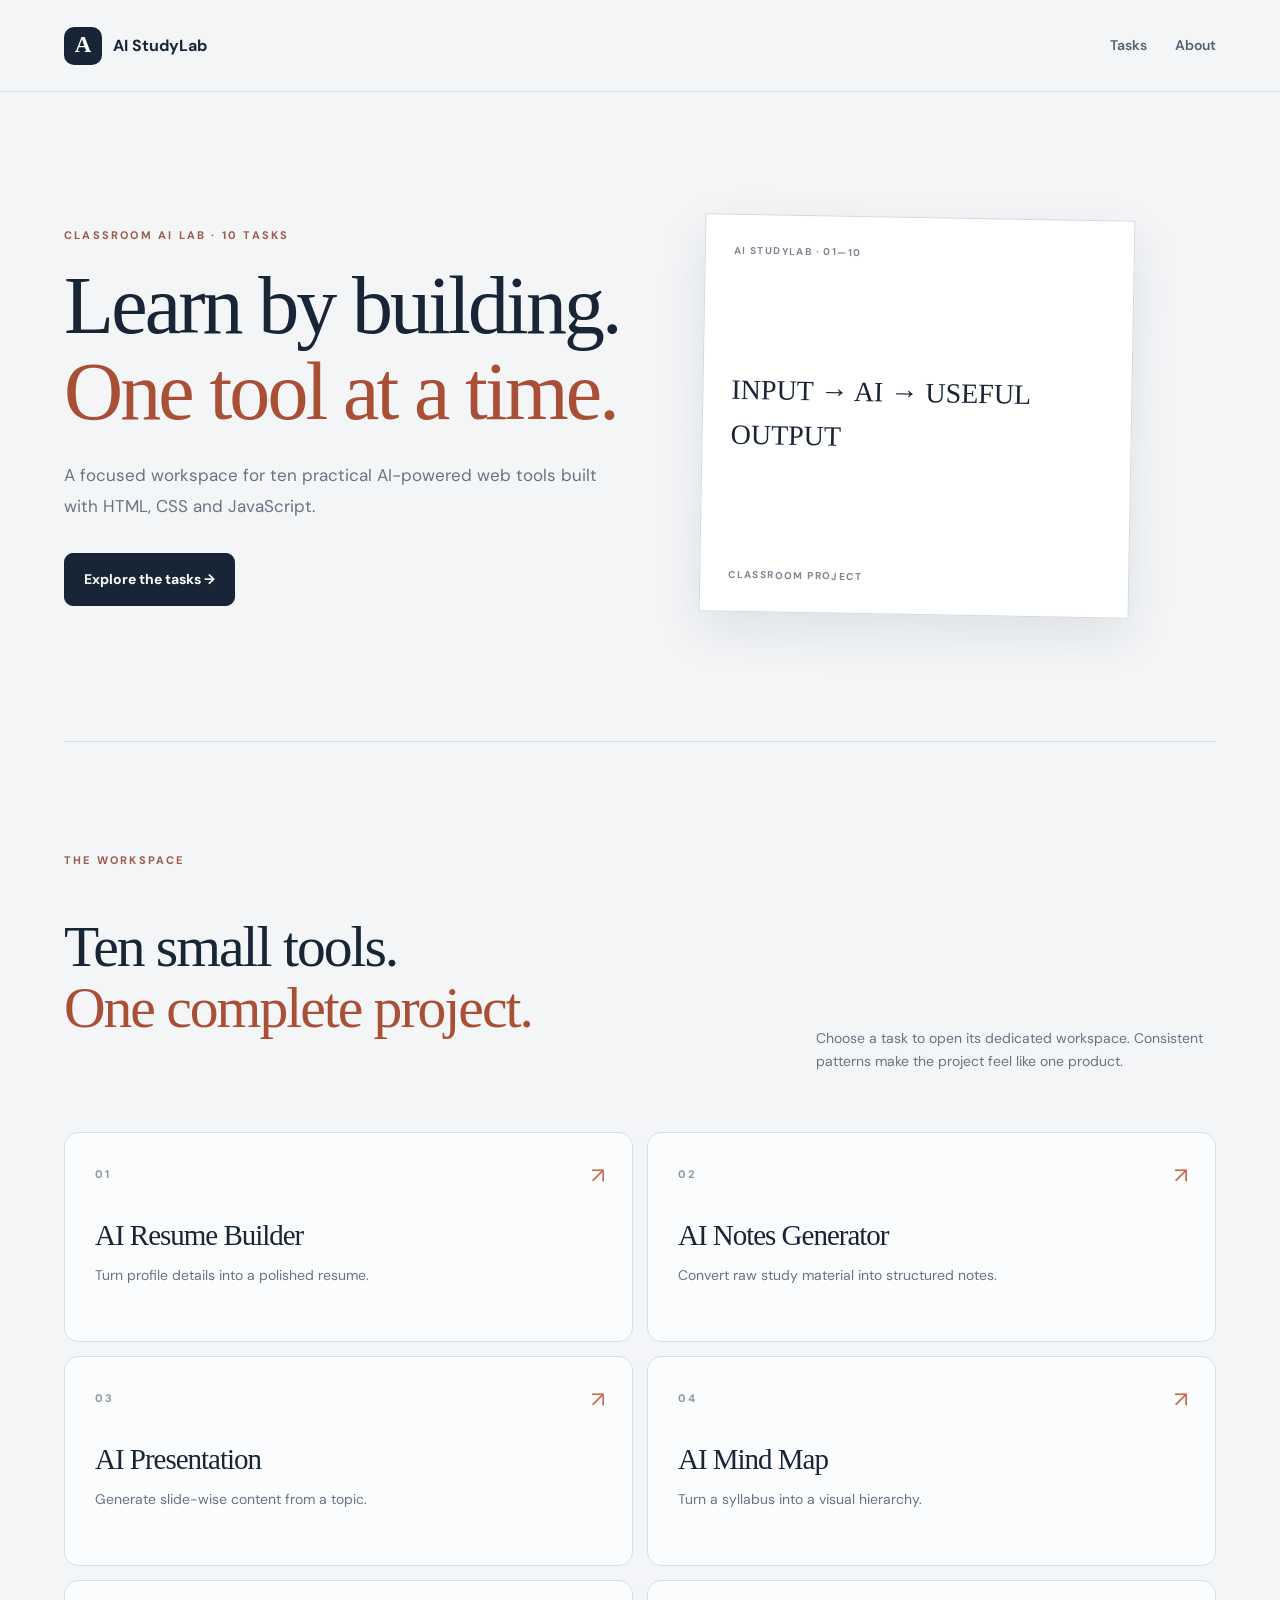
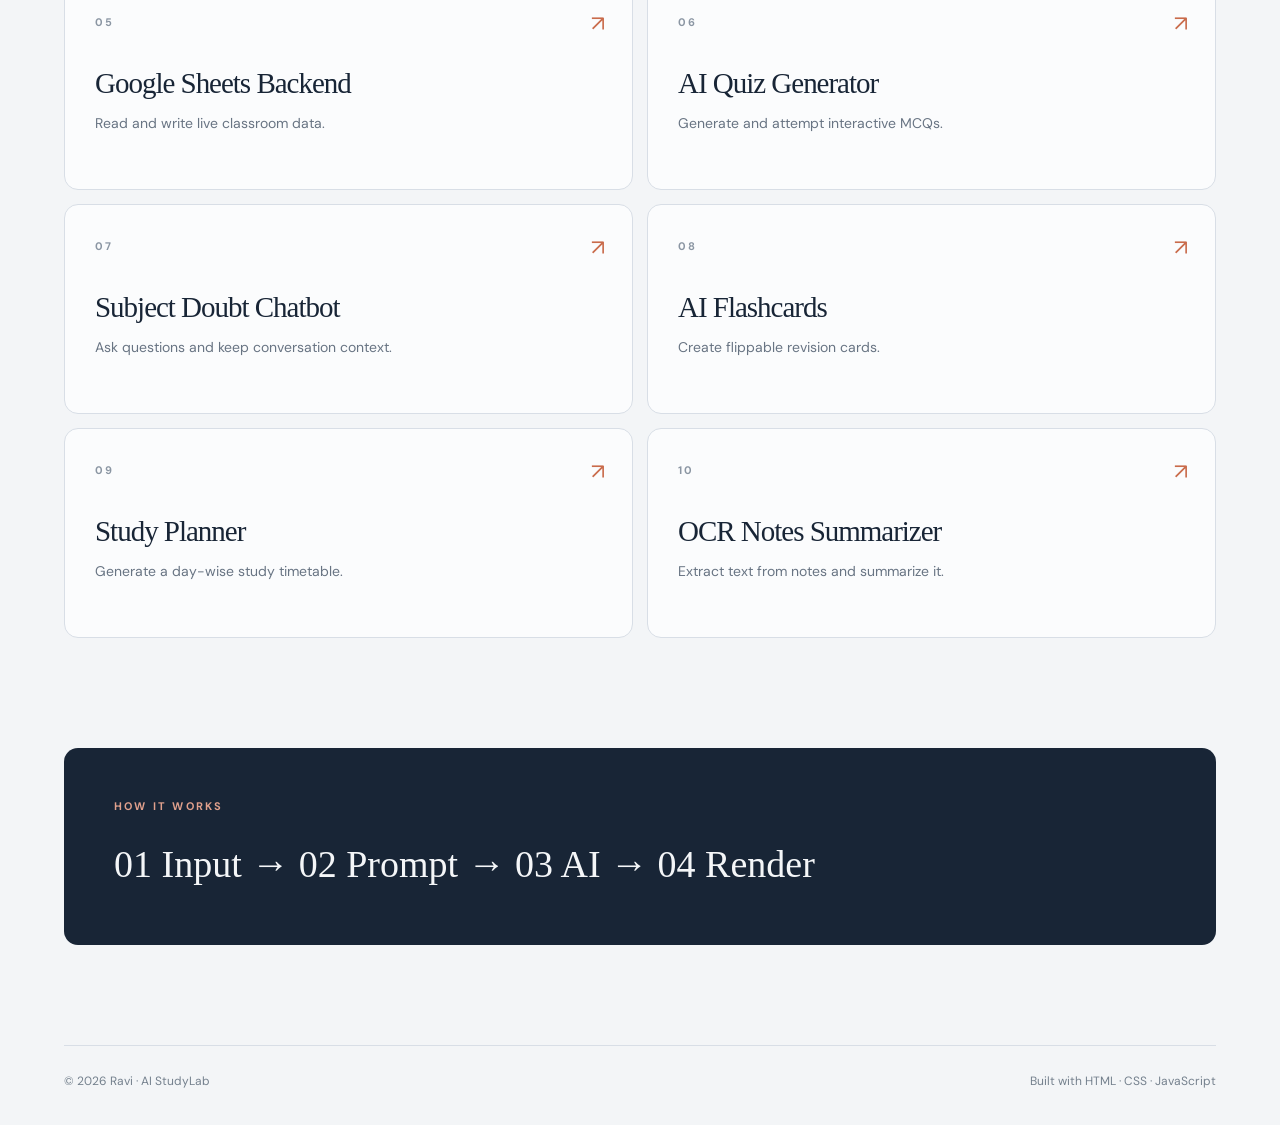
<file: index.html>
<!doctype html>
<html lang="en">

<head>
  <meta charset="UTF-8">
  <meta name="viewport"
    content="width=device-width,initial-scale=1">
  <meta name="author"
    content="Ravi">
  <title>AI StudyLab</title>
  <link rel="preconnect"
    href="https://fonts.googleapis.com">
  <link rel="preconnect"
    href="https://fonts.gstatic.com"
    crossorigin>
  <link
    href="https://fonts.googleapis.com/css2?family=DM+Sans:wght@400;500;600;700&display=swap"
    rel="stylesheet">
  <link rel="stylesheet"
    href="css/global.css">
  <link rel="stylesheet"
    href="css/home.css">
</head>

<body>
  <header class="site-header">
    <a class="brand"
      href="index.html"><span
        class="brand-mark">A</span>
      AI StudyLab</a>
    <nav><a
        href="#tasks">Tasks</a><a
        href="#about">About</a>
    </nav>
  </header>
  <main>
    <section
      class="hero wrap">
      <div>
        <p class="eyebrow">
          CLASSROOM AI LAB ·
          10 TASKS</p>
        <h1>Learn by
          building.<br><em>One
            tool at a
            time.</em></h1>
        <p class="lead">A
          focused workspace
          for ten practical
          AI-powered web tools
          built with HTML, CSS
          and JavaScript.</p>
        <a class="btn"
          href="#tasks">Explore
          the tasks →</a>
      </div>
      <div class="note-card">
        <small>AI STUDYLAB ·
          01—10</small><strong>INPUT
          → AI → USEFUL
          OUTPUT</strong><small>CLASSROOM
          PROJECT</small>
      </div>
    </section>
    <section id="tasks"
      class="wrap tasks">
      <div class="heading">
        <div>
          <p class="eyebrow">
            THE WORKSPACE</p>
          <h2>Ten small
            tools.<br><em>One
              complete
              project.</em>
          </h2>
        </div>
        <p class="muted">
          Choose a task to
          open its dedicated
          workspace.
          Consistent patterns
          make the project
          feel like one
          product.</p>
      </div>
      <div class="grid"><a
          class="card"
          href="pages/task-1.html"><b>01</b>
          <h3>AI Resume
            Builder</h3>
          <p>Turn profile
            details into a
            polished resume.
          </p><span>↗</span>
        </a><a class="card"
          href="pages/task-2.html"><b>02</b>
          <h3>AI Notes
            Generator</h3>
          <p>Convert raw study
            material into
            structured notes.
          </p><span>↗</span>
        </a><a class="card"
          href="pages/task-3.html"><b>03</b>
          <h3>AI Presentation
          </h3>
          <p>Generate
            slide-wise content
            from a topic.</p>
          <span>↗</span>
        </a><a class="card"
          href="pages/task-4.html"><b>04</b>
          <h3>AI Mind Map</h3>
          <p>Turn a syllabus
            into a visual
            hierarchy.</p>
          <span>↗</span>
        </a><a class="card"
          href="pages/task-5.html"><b>05</b>
          <h3>Google Sheets
            Backend</h3>
          <p>Read and write
            live classroom
            data.</p>
          <span>↗</span>
        </a><a class="card"
          href="pages/task-6.html"><b>06</b>
          <h3>AI Quiz
            Generator</h3>
          <p>Generate and
            attempt
            interactive MCQs.
          </p><span>↗</span>
        </a><a class="card"
          href="pages/task-7.html"><b>07</b>
          <h3>Subject Doubt
            Chatbot</h3>
          <p>Ask questions and
            keep conversation
            context.</p>
          <span>↗</span>
        </a><a class="card"
          href="pages/task-8.html"><b>08</b>
          <h3>AI Flashcards
          </h3>
          <p>Create flippable
            revision cards.
          </p><span>↗</span>
        </a><a class="card"
          href="pages/task-9.html"><b>09</b>
          <h3>Study Planner
          </h3>
          <p>Generate a
            day-wise study
            timetable.</p>
          <span>↗</span>
        </a><a class="card"
          href="pages/task-10.html"><b>10</b>
          <h3>OCR Notes
            Summarizer</h3>
          <p>Extract text from
            notes and
            summarize it.</p>
          <span>↗</span>
        </a></div>
    </section>
    <section id="about"
      class="wrap about">
      <p class="eyebrow">HOW
        IT WORKS</p>
      <div class="flow">01
        Input → 02 Prompt → 03
        AI → 04 Render</div>
    </section>
  </main>
  <footer class="wrap footer">
    <span>© 2026 Ravi · AI
      StudyLab</span><span>Built
      with HTML · CSS ·
      JavaScript</span>
  </footer>
</body>

</html>
</file>
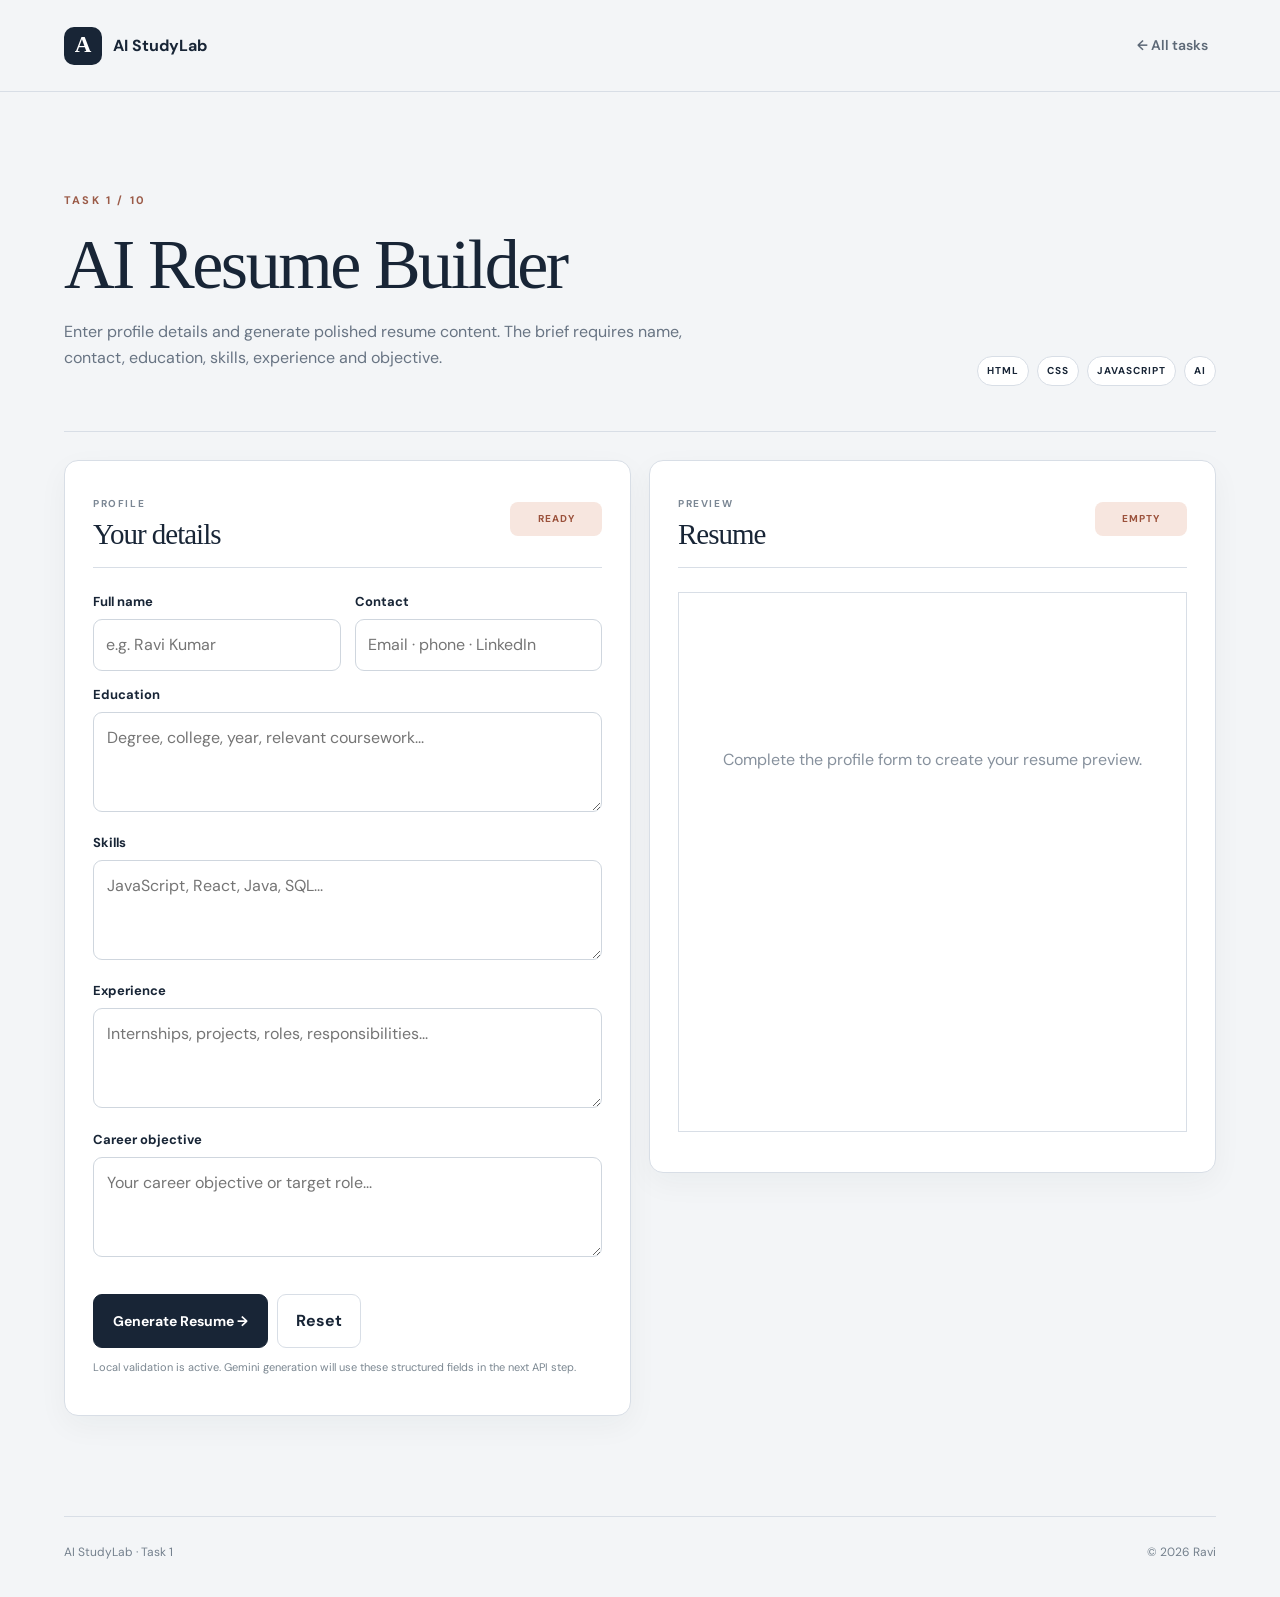
<file: pages/task-1.html>
<!doctype html>
<html lang="en">

<head>
  <meta charset="UTF-8">
  <meta name="viewport"
    content="width=device-width,initial-scale=1">
  <meta name="description"
    content="AI Resume Builder — generate a polished resume from structured profile details.">
  <title>Task 1 — AI Resume
    Builder</title>
  <link rel="preconnect"
    href="https://fonts.googleapis.com">
  <link rel="preconnect"
    href="https://fonts.gstatic.com"
    crossorigin>
  <link
    href="https://fonts.googleapis.com/css2?family=DM+Sans:wght@400;500;600;700&family=Playfair+Display:wght@500;600&display=swap"
    rel="stylesheet">
  <link rel="stylesheet"
    href="../css/global.css">
  <link rel="stylesheet"
    href="../css/task.css">
  <style>
    .status {
      display: inline-flex !important;
      align-items: center !important;
      justify-content: center !important;
      width: auto !important;
      min-width: 92px !important;
      height: 34px !important;
      min-height: 34px !important;
      padding: 0 12px !important;
      border-radius: 8px !important;
      white-space: nowrap !important
    }

    .resume-form {
      display: grid;
      grid-template-columns: 1fr 1fr;
      gap: 14px
    }

    .resume-form .full {
      grid-column: 1/-1
    }

    .resume-form label {
      margin-bottom: 6px
    }

    .resume-form input,
    .resume-form textarea {
      min-height: auto;
      width: 100%;
      border: 1px solid #cfd6de;
      border-radius: 9px;
      background: #fff;
      padding: 12px 13px;
      outline: none;
      color: var(--ink)
    }

    .resume-form textarea {
      min-height: 100px;
      resize: vertical
    }

    .resume-form input:focus,
    .resume-form textarea:focus {
      border-color: #c67a63;
      box-shadow: 0 0 0 3px rgba(201, 107, 75, .11)
    }

    .form-actions {
      display: flex;
      gap: 9px;
      margin-top: 16px
    }

    .resume-preview {
      height: auto;
      min-height: 540px;
      max-height: 620px;
      background: #fff;
      border: 1px solid #d8dee6;
      padding: 34px 36px;
      color: #243244;
      overflow: auto
    }

    .resume-preview .empty {
      text-align: center;
      color: #87919d;
      padding-top: 120px
    }

    .resume-preview h3 {
      font-family: Georgia, serif;
      font-size: 30px;
      margin: 0 0 3px;
      color: #182536
    }

    .resume-preview .contact {
      font-size: 12px;
      color: #687483;
      margin-bottom: 22px
    }

    .resume-preview h4 {
      font-size: 11px;
      letter-spacing: .12em;
      text-transform: uppercase;
      color: #a94f36;
      border-bottom: 1px solid #e0e4e8;
      padding-bottom: 5px;
      margin: 20px 0 8px
    }

    .resume-preview p,
    .resume-preview li {
      font-size: 13px;
      line-height: 1.65;
      margin: 0 0 5px
    }

    .resume-preview ul {
      margin: 5px 0;
      padding-left: 18px
    }

    .preview-actions {
      display: flex;
      gap: 8px;
      margin-top: 12px
    }

    .preview-actions button {
      display: none
    }

    .preview-actions button.show {
      display: inline-flex
    }

    @media(max-width:700px) {
      .resume-form {
        grid-template-columns: 1fr
      }

      .resume-form .full {
        grid-column: auto
      }
    }

    @media print {
      @page {
        size: A4;
        margin: 0
      }

      body {
        background: #fff !important
      }

      body * {
        visibility: hidden !important
      }

      .resume-preview,
      .resume-preview * {
        visibility: visible !important
      }

      .resume-preview {
        position: absolute !important;
        left: 0 !important;
        top: 0 !important;
        width: 100% !important;
        min-height: 0 !important;
        height: auto !important;
        margin: 0 !important;
        border: 0 !important;
        box-shadow: none !important;
        padding: 18mm 18mm 16mm !important;
        overflow: visible !important
      }

      .resume-preview h3 {
        font-size: 28px !important
      }

      .resume-preview h4 {
        break-after: avoid !important
      }

      .resume-preview p,
      .resume-preview li {
        font-size: 12px !important
      }

      .resume-preview {
        page-break-inside: auto !important
      }

      .resume-preview .contact {
        font-size: 11px !important
      }
    }
  </style>
</head>

<body>
  <header class="site-header">
    <a class="brand"
      href="../index.html"><span
        class="brand-mark">A</span>
      AI StudyLab</a><a
      class="back"
      href="../index.html">←
      All tasks</a>
  </header>
  <main
    class="task-shell wrap">
    <section
      class="task-hero">
      <div>
        <p class="eyebrow">
          TASK 1 / 10</p>
        <h1>AI Resume Builder
        </h1>
        <p>Enter profile
          details and generate
          polished resume
          content. The brief
          requires name,
          contact, education,
          skills, experience
          and objective.</p>
      </div>
      <div class="meta">
        <span>HTML</span><span>CSS</span><span>JAVASCRIPT</span><span>AI</span>
      </div>
    </section>
    <section
      class="workspace">
      <div class="panel">
        <div
          class="panel-head">
          <div><span
              class="label">PROFILE</span>
            <h2>Your details
            </h2>
          </div><span
            class="status"
            id="status">READY</span>
        </div>
        <form id="resumeForm"
          class="resume-form">
          <div><label
              for="name">Full
              name</label><input
              id="name"
              required
              placeholder="e.g. Ravi Kumar">
          </div>
          <div><label
              for="contact">Contact</label><input
              id="contact"
              required
              placeholder="Email · phone · LinkedIn">
          </div>
          <div class="full">
            <label
              for="education">Education</label><textarea
              id="education"
              required
              placeholder="Degree, college, year, relevant coursework..."></textarea>
          </div>
          <div class="full">
            <label
              for="skills">Skills</label><textarea
              id="skills"
              required
              placeholder="JavaScript, React, Java, SQL..."></textarea>
          </div>
          <div class="full">
            <label
              for="experience">Experience</label><textarea
              id="experience"
              placeholder="Internships, projects, roles, responsibilities..."></textarea>
          </div>
          <div class="full">
            <label
              for="objective">Career
              objective</label><textarea
              id="objective"
              placeholder="Your career objective or target role..."></textarea>
          </div>
          <div
            class="full form-actions">
            <button
              class="btn"
              type="submit">Generate
              Resume
              →</button><button
              class="quiet"
              type="button"
              id="reset">Reset</button>
          </div>
        </form>
        <p class="helper">
          Local validation is
          active. Gemini
          generation will use
          these structured
          fields in the next
          API step.</p>
      </div>
      <div class="panel">
        <div
          class="panel-head">
          <div><span
              class="label">PREVIEW</span>
            <h2>Resume</h2>
          </div><span
            class="status"
            id="previewStatus">EMPTY</span>
        </div>
        <div id="preview"
          class="resume-preview">
          <div class="empty">
            Complete the
            profile form to
            create your resume
            preview.</div>
        </div>
        <div
          class="preview-actions">
          <button
            class="quiet"
            id="printBtn">Print
            / Save
            PDF</button>
        </div>
      </div>
    </section>
  </main>
  <footer class="wrap footer">
    <span>AI StudyLab · Task
      1</span><span>© 2026
      Ravi</span>
  </footer>
  <script
    src="../js/gemini.js"></script>
  <script
    src="../js/resume.js"></script>
</body>

</html>
</file>
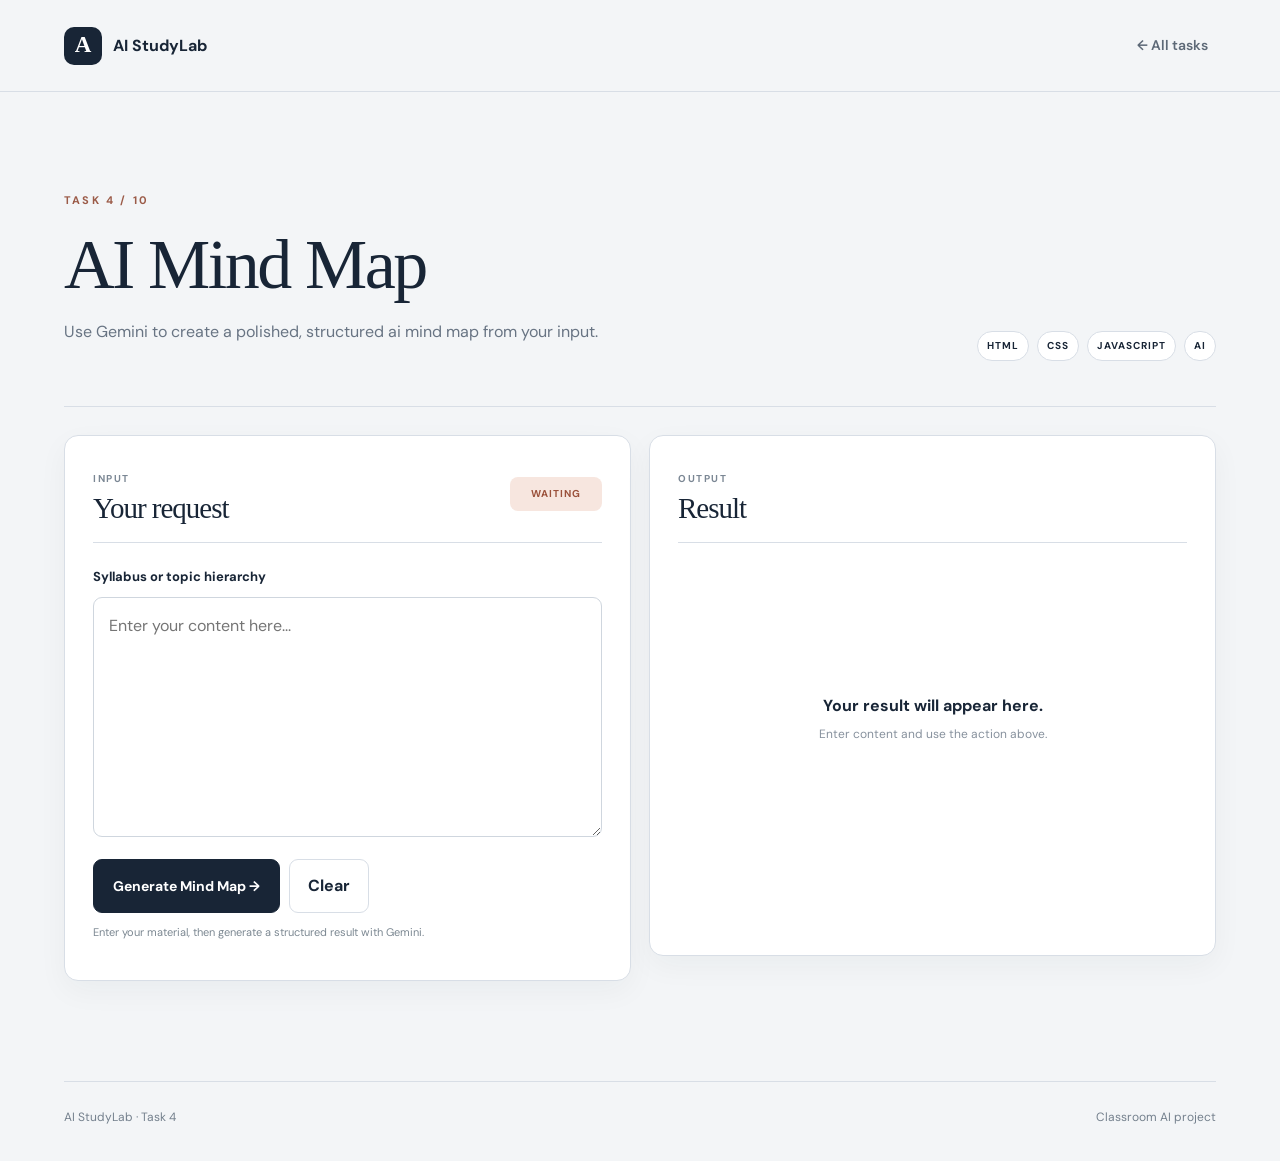
<file: pages/task-4.html>
<!doctype html>
<html lang="en">

<head>
  <meta charset="UTF-8">
  <meta name="viewport"
    content="width=device-width,initial-scale=1">
  <title>Task 4 — AI Mind Map
  </title>
  <link rel="preconnect"
    href="https://fonts.googleapis.com">
  <link rel="preconnect"
    href="https://fonts.gstatic.com"
    crossorigin>
  <link
    href="https://fonts.googleapis.com/css2?family=DM+Sans:wght@400;500;600;700&display=swap"
    rel="stylesheet">
  <link rel="stylesheet"
    href="../css/global.css">
  <link rel="stylesheet"
    href="../css/task.css">
</head>

<body data-task="4">
  <header class="site-header">
    <a class="brand"
      href="../index.html"><span
        class="brand-mark">A</span>
      AI StudyLab</a><a
      class="back"
      href="../index.html">←
      All tasks</a></header>
  <main
    class="task-shell wrap">
    <section
      class="task-hero">
      <div>
        <p class="eyebrow">
          TASK 4 / 10</p>
        <h1>AI Mind Map</h1>
        <p>Use Gemini to
          create a polished,
          structured ai mind
          map from your input.
        </p>
      </div>
      <div class="meta">
        <span>HTML</span><span>CSS</span><span>JAVASCRIPT</span><span>AI</span>
      </div>
    </section>
    <section
      class="workspace">
      <div class="panel">
        <div
          class="panel-head">
          <div><span
              class="label">INPUT</span>
            <h2>Your request
            </h2>
          </div><span
            class="status"
            id="outputStatus">WAITING</span>
        </div><label
          for="taskInput">Syllabus
          or topic
          hierarchy</label><textarea
          id="taskInput"
          placeholder="Enter your content here..."></textarea>
        <div class="actions">
          <button class="btn"
            id="runTask"
            type="button">Generate
            Mind Map
            →</button><button
            class="quiet"
            id="clearTask"
            type="button">Clear</button>
        </div>
        <p class="helper">
          Enter your material,
          then generate a
          structured result
          with Gemini.</p>
      </div>
      <div class="panel">
        <div
          class="panel-head">
          <div><span
              class="label">OUTPUT</span>
            <h2>Result</h2>
          </div>
        </div>
        <div id="output"
          class="result">
          <div
            class="empty-state">
            <strong>Your
              result will
              appear
              here.</strong><span>Enter
              content and use
              the action
              above.</span>
          </div>
        </div>
      </div>
    </section>
  </main>
  <footer class="wrap footer">
    <span>AI StudyLab · Task
      4</span><span>Classroom
      AI project</span>
  </footer>
  <script
    src="../js/gemini.js"></script>
  <script
    src="../js/task-engine.js"></script>
</body>

</html>
</file>
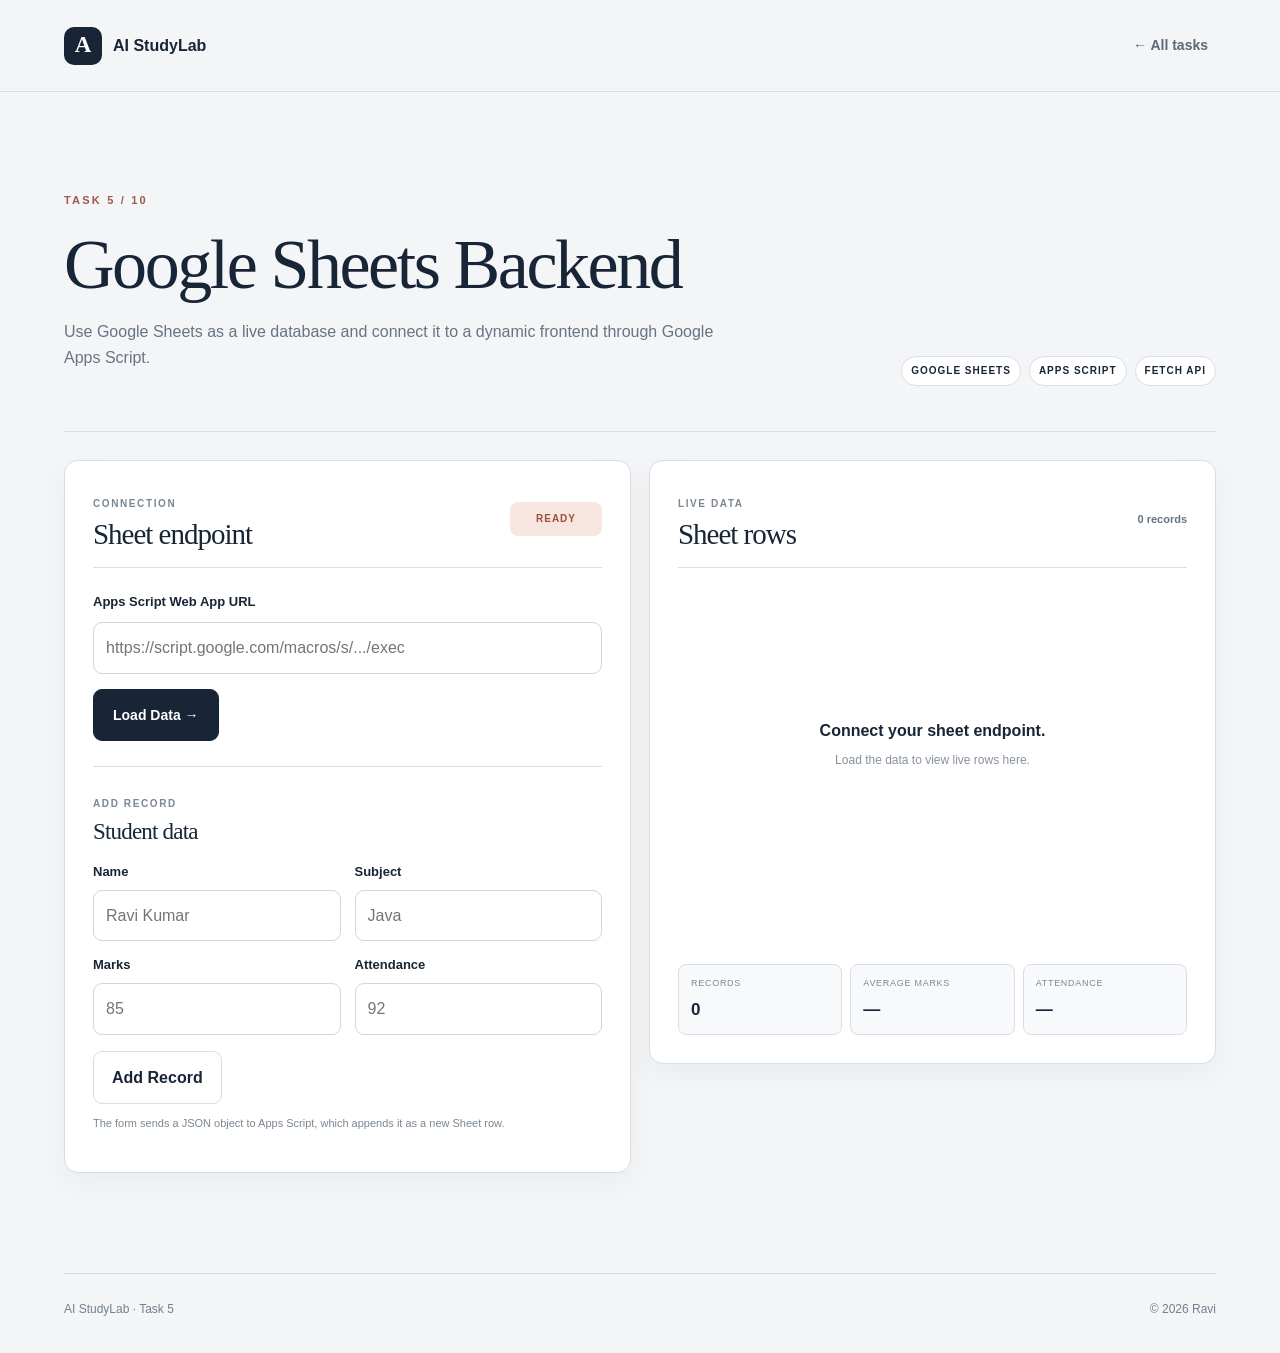
<file: pages/task-5.html>
<!doctype html>
<html lang="en">

<head>
  <meta charset="UTF-8">
  <meta name="viewport"
    content="width=device-width,initial-scale=1">
  <title>Task 5 — Google
    Sheets Backend</title>
  <link rel="stylesheet"
    href="../css/global.css">
  <link rel="stylesheet"
    href="../css/task.css">
</head>

<body>
  <header class="site-header">
    <a class="brand"
      href="../index.html"><span
        class="brand-mark">A</span>
      AI StudyLab</a>
    <a class="back"
      href="../index.html">←
      All tasks</a>
  </header>
  <main
    class="task-shell wrap">
    <section
      class="task-hero">
      <div>
        <p class="eyebrow">
          TASK 5 / 10</p>
        <h1>Google Sheets
          Backend</h1>
        <p>Use Google Sheets
          as a live database
          and connect it to a
          dynamic frontend
          through Google Apps
          Script.</p>
      </div>
      <div class="meta">
        <span>GOOGLE
          SHEETS</span><span>APPS
          SCRIPT</span><span>FETCH
          API</span></div>
    </section>

    <section
      class="workspace">
      <div class="panel">
        <div
          class="panel-head">
          <div><span
              class="label">CONNECTION</span>
            <h2>Sheet endpoint
            </h2>
          </div><span
            class="status"
            id="status"
            data-state="ready">READY</span>
        </div>
        <label
          for="endpoint">Apps
          Script Web App
          URL</label>
        <input id="endpoint"
          autocomplete="url"
          placeholder="https://script.google.com/macros/s/.../exec">
        <div class="actions">
          <button class="btn"
            id="load"
            type="button">Load
            Data →</button>
        </div>

        <div
          class="sheet-form-section">
          <span
            class="label">ADD
            RECORD</span>
          <h3>Student data
          </h3>
          <div
            class="form-grid">
            <div><label
                for="name">Name</label><input
                id="name"
                placeholder="Ravi Kumar">
            </div>
            <div><label
                for="subject">Subject</label><input
                id="subject"
                placeholder="Java">
            </div>
            <div><label
                for="marks">Marks</label><input
                id="marks"
                type="number"
                min="0"
                max="100"
                placeholder="85">
            </div>
            <div><label
                for="attendance">Attendance</label><input
                id="attendance"
                type="number"
                min="0"
                max="100"
                placeholder="92">
            </div>
          </div>
          <button
            class="quiet"
            id="append"
            type="button">Add
            Record</button>
          <p class="helper">
            The form sends a
            JSON object to
            Apps Script, which
            appends it as a
            new Sheet row.</p>
        </div>
      </div>

      <div class="panel">
        <div
          class="panel-head">
          <div><span
              class="label">LIVE
              DATA</span>
            <h2>Sheet rows
            </h2>
          </div><span
            class="record-count"
            id="recordCount">0
            records</span>
        </div>
        <div id="output"
          class="result">
          <div
            class="empty-state">
            <strong>Connect
              your sheet
              endpoint.</strong><span>Load
              the data to view
              live rows
              here.</span>
          </div>
        </div>
        <div
          class="sheet-insights"
          id="insights"
          hidden>
          <div>
            <span>Records</span><strong
              id="statRecords">0</strong>
          </div>
          <div><span>Average
              marks</span><strong
              id="statMarks">—</strong>
          </div>
          <div>
            <span>Attendance</span><strong
              id="statAttendance">—</strong>
          </div>
        </div>
      </div>
    </section>
  </main>
  <footer class="wrap footer">
    <span>AI StudyLab · Task
      5</span><span>© 2026
      Ravi</span></footer>
  <script
    src="../js/gemini.js"></script>
  <script
    src="../js/sheets.js"></script>
</body>

</html>
</file>
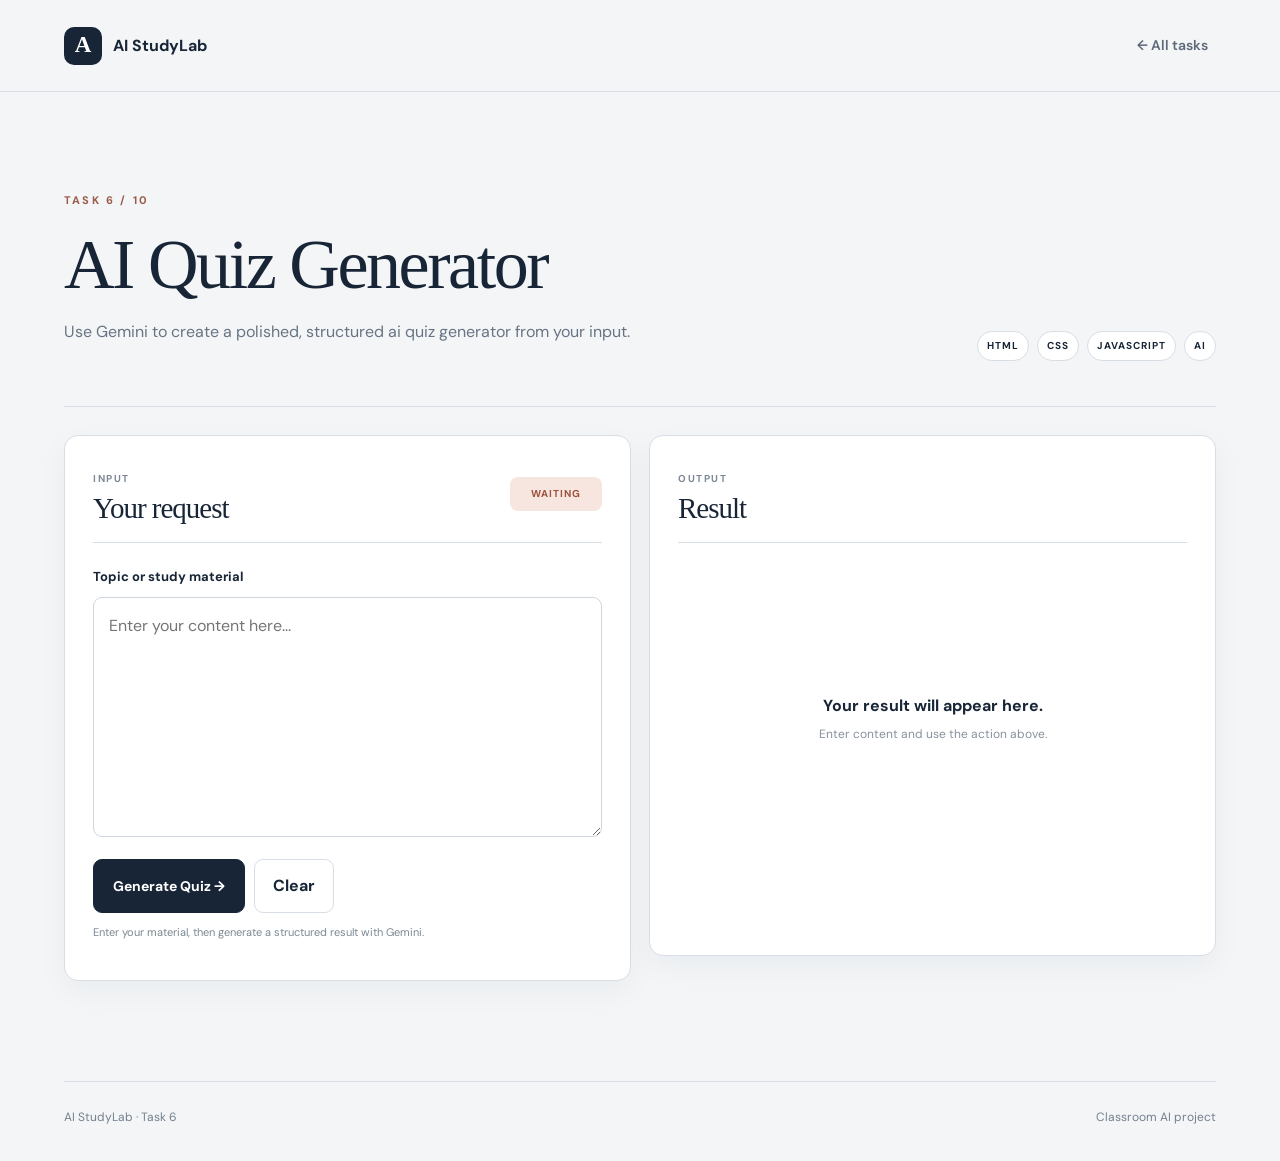
<file: pages/task-6.html>
<!doctype html>
<html lang="en">

<head>
  <meta charset="UTF-8">
  <meta name="viewport"
    content="width=device-width,initial-scale=1">
  <title>Task 6 — AI Quiz
    Generator</title>
  <link rel="preconnect"
    href="https://fonts.googleapis.com">
  <link rel="preconnect"
    href="https://fonts.gstatic.com"
    crossorigin>
  <link
    href="https://fonts.googleapis.com/css2?family=DM+Sans:wght@400;500;600;700&display=swap"
    rel="stylesheet">
  <link rel="stylesheet"
    href="../css/global.css">
  <link rel="stylesheet"
    href="../css/task.css">
</head>

<body data-task="6">
  <header class="site-header">
    <a class="brand"
      href="../index.html"><span
        class="brand-mark">A</span>
      AI StudyLab</a><a
      class="back"
      href="../index.html">←
      All tasks</a></header>
  <main
    class="task-shell wrap">
    <section
      class="task-hero">
      <div>
        <p class="eyebrow">
          TASK 6 / 10</p>
        <h1>AI Quiz Generator
        </h1>
        <p>Use Gemini to
          create a polished,
          structured ai quiz
          generator from your
          input.</p>
      </div>
      <div class="meta">
        <span>HTML</span><span>CSS</span><span>JAVASCRIPT</span><span>AI</span>
      </div>
    </section>
    <section
      class="workspace">
      <div class="panel">
        <div
          class="panel-head">
          <div><span
              class="label">INPUT</span>
            <h2>Your request
            </h2>
          </div><span
            class="status"
            id="outputStatus">WAITING</span>
        </div><label
          for="taskInput">Topic
          or study
          material</label><textarea
          id="taskInput"
          placeholder="Enter your content here..."></textarea>
        <div class="actions">
          <button class="btn"
            id="runTask"
            type="button">Generate
            Quiz
            →</button><button
            class="quiet"
            id="clearTask"
            type="button">Clear</button>
        </div>
        <p class="helper">
          Enter your material,
          then generate a
          structured result
          with Gemini.</p>
      </div>
      <div class="panel">
        <div
          class="panel-head">
          <div><span
              class="label">OUTPUT</span>
            <h2>Result</h2>
          </div>
        </div>
        <div id="output"
          class="result">
          <div
            class="empty-state">
            <strong>Your
              result will
              appear
              here.</strong><span>Enter
              content and use
              the action
              above.</span>
          </div>
        </div>
      </div>
    </section>
  </main>
  <footer class="wrap footer">
    <span>AI StudyLab · Task
      6</span><span>Classroom
      AI project</span>
  </footer>
  <script
    src="../js/gemini.js"></script>
  <script
    src="../js/task-engine.js"></script>
</body>

</html>
</file>
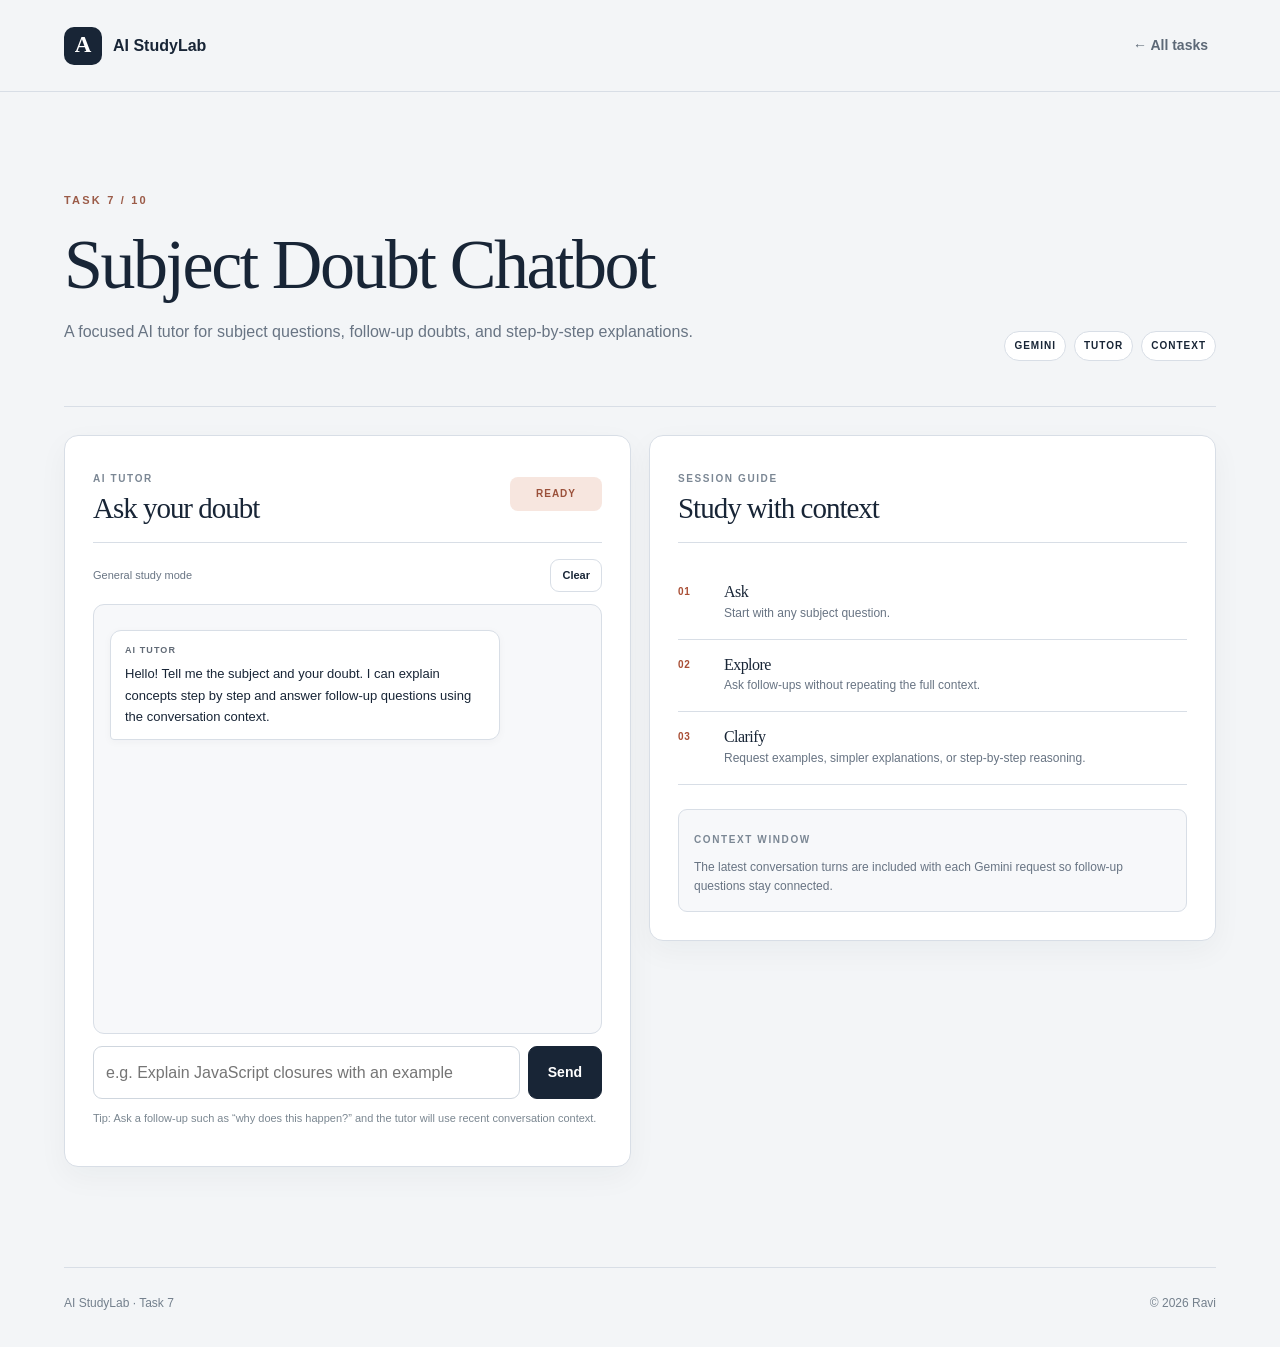
<file: pages/task-7.html>
<!doctype html>
<html lang="en">

<head>
  <meta charset="UTF-8">
  <meta name="viewport"
    content="width=device-width,initial-scale=1">
  <title>Task 7 — Subject
    Doubt Chatbot</title>
  <link rel="stylesheet"
    href="../css/global.css">
  <link rel="stylesheet"
    href="../css/task.css">
</head>

<body>
  <header class="site-header">
    <a class="brand"
      href="../index.html"><span
        class="brand-mark">A</span>
      AI StudyLab</a><a
      class="back"
      href="../index.html">←
      All tasks</a></header>
  <main
    class="task-shell wrap">
    <section
      class="task-hero">
      <div>
        <p class="eyebrow">
          TASK 7 / 10</p>
        <h1>Subject Doubt
          Chatbot</h1>
        <p>A focused AI tutor
          for subject
          questions, follow-up
          doubts, and
          step-by-step
          explanations.</p>
      </div>
      <div class="meta">
        <span>GEMINI</span><span>TUTOR</span><span>CONTEXT</span>
      </div>
    </section>
    <section
      class="workspace chatbot-workspace">
      <div
        class="panel chat-panel">
        <div
          class="panel-head">
          <div><span
              class="label">AI
              TUTOR</span>
            <h2>Ask your doubt
            </h2>
          </div><span
            class="status"
            id="status"
            data-state="ready">READY</span>
        </div>
        <div
          class="chat-toolbar">
          <span
            id="topicLabel">General
            study
            mode</span><button
            class="quiet"
            id="clearChat"
            type="button">Clear</button>
        </div>
        <div id="chat"
          class="chat"
          aria-live="polite">
          <div class="msg ai">
            <div
              class="msg-role">
              AI TUTOR</div>
            <div>Hello! Tell
              me the subject
              and your doubt.
              I can explain
              concepts step by
              step and answer
              follow-up
              questions using
              the conversation
              context.</div>
          </div>
        </div>
        <form id="chatForm"
          class="chat-form">
          <input id="question"
            required
            autocomplete="off"
            placeholder="e.g. Explain JavaScript closures with an example">
          <button class="btn"
            type="submit">Send</button>
        </form>
        <p class="helper">Tip:
          Ask a follow-up such
          as “why does this
          happen?” and the
          tutor will use
          recent conversation
          context.</p>
      </div>
      <div class="panel">
        <div
          class="panel-head">
          <div><span
              class="label">SESSION
              GUIDE</span>
            <h2>Study with
              context</h2>
          </div>
        </div>
        <div
          class="tutor-guide">
          <div>
            <strong>01</strong>
            <h3>Ask</h3>
            <p>Start with any
              subject
              question.</p>
          </div>
          <div>
            <strong>02</strong>
            <h3>Explore</h3>
            <p>Ask follow-ups
              without
              repeating the
              full context.
            </p>
          </div>
          <div>
            <strong>03</strong>
            <h3>Clarify</h3>
            <p>Request
              examples,
              simpler
              explanations, or
              step-by-step
              reasoning.</p>
          </div>
        </div>
        <div
          class="session-note">
          <span
            class="label">CONTEXT
            WINDOW</span>
          <p>The latest
            conversation turns
            are included with
            each Gemini
            request so
            follow-up
            questions stay
            connected.</p>
        </div>
      </div>
    </section>
  </main>
  <footer class="wrap footer">
    <span>AI StudyLab · Task
      7</span><span>© 2026
      Ravi</span></footer>
  <script
    src="../js/gemini.js"></script>
  <script
    src="../js/chatbot.js"></script>
</body>

</html>
</file>
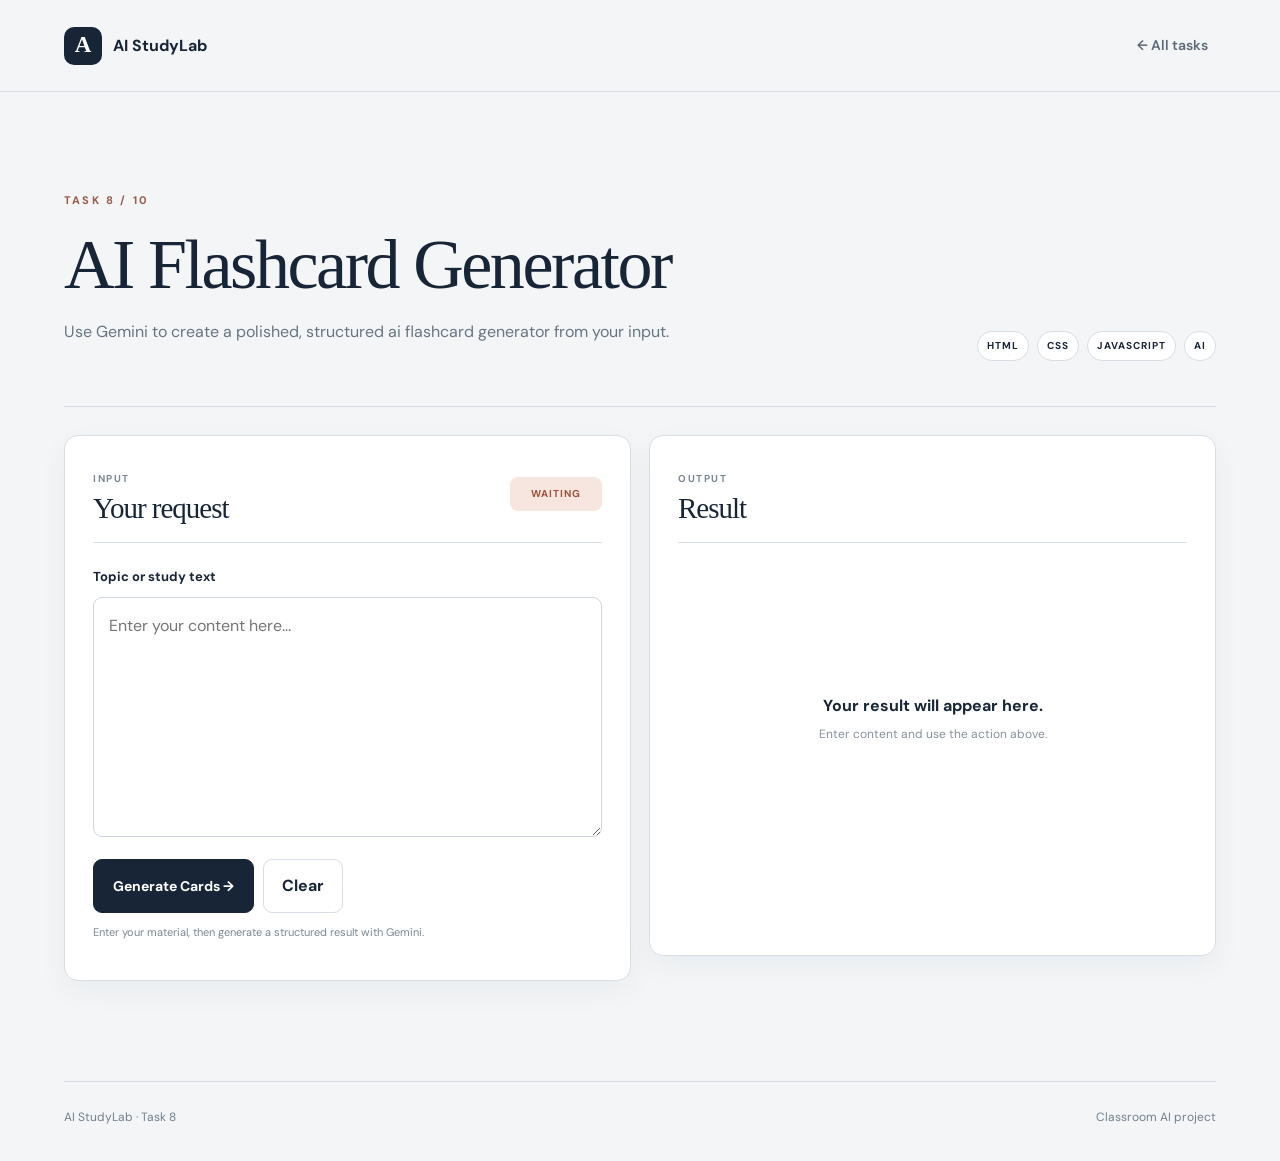
<file: pages/task-8.html>
<!doctype html>
<html lang="en">

<head>
  <meta charset="UTF-8">
  <meta name="viewport"
    content="width=device-width,initial-scale=1">
  <title>Task 8 — AI
    Flashcards</title>
  <link rel="preconnect"
    href="https://fonts.googleapis.com">
  <link rel="preconnect"
    href="https://fonts.gstatic.com"
    crossorigin>
  <link
    href="https://fonts.googleapis.com/css2?family=DM+Sans:wght@400;500;600;700&display=swap"
    rel="stylesheet">
  <link rel="stylesheet"
    href="../css/global.css">
  <link rel="stylesheet"
    href="../css/task.css">
</head>

<body data-task="8">
  <header class="site-header">
    <a class="brand"
      href="../index.html"><span
        class="brand-mark">A</span>
      AI StudyLab</a><a
      class="back"
      href="../index.html">←
      All tasks</a></header>
  <main
    class="task-shell wrap">
    <section
      class="task-hero">
      <div>
        <p class="eyebrow">
          TASK 8 / 10</p>
        <h1>AI Flashcard
          Generator</h1>
        <p>Use Gemini to
          create a polished,
          structured ai
          flashcard generator
          from your input.</p>
      </div>
      <div class="meta">
        <span>HTML</span><span>CSS</span><span>JAVASCRIPT</span><span>AI</span>
      </div>
    </section>
    <section
      class="workspace">
      <div class="panel">
        <div
          class="panel-head">
          <div><span
              class="label">INPUT</span>
            <h2>Your request
            </h2>
          </div><span
            class="status"
            id="outputStatus">WAITING</span>
        </div><label
          for="taskInput">Topic
          or study
          text</label><textarea
          id="taskInput"
          placeholder="Enter your content here..."></textarea>
        <div class="actions">
          <button class="btn"
            id="runTask"
            type="button">Generate
            Cards
            →</button><button
            class="quiet"
            id="clearTask"
            type="button">Clear</button>
        </div>
        <p class="helper">
          Enter your material,
          then generate a
          structured result
          with Gemini.</p>
      </div>
      <div class="panel">
        <div
          class="panel-head">
          <div><span
              class="label">OUTPUT</span>
            <h2>Result</h2>
          </div>
        </div>
        <div id="output"
          class="result">
          <div
            class="empty-state">
            <strong>Your
              result will
              appear
              here.</strong><span>Enter
              content and use
              the action
              above.</span>
          </div>
        </div>
      </div>
    </section>
  </main>
  <footer class="wrap footer">
    <span>AI StudyLab · Task
      8</span><span>Classroom
      AI project</span>
  </footer>
  <script
    src="../js/gemini.js"></script>
  <script
    src="../js/task-engine.js"></script>
</body>

</html>
</file>
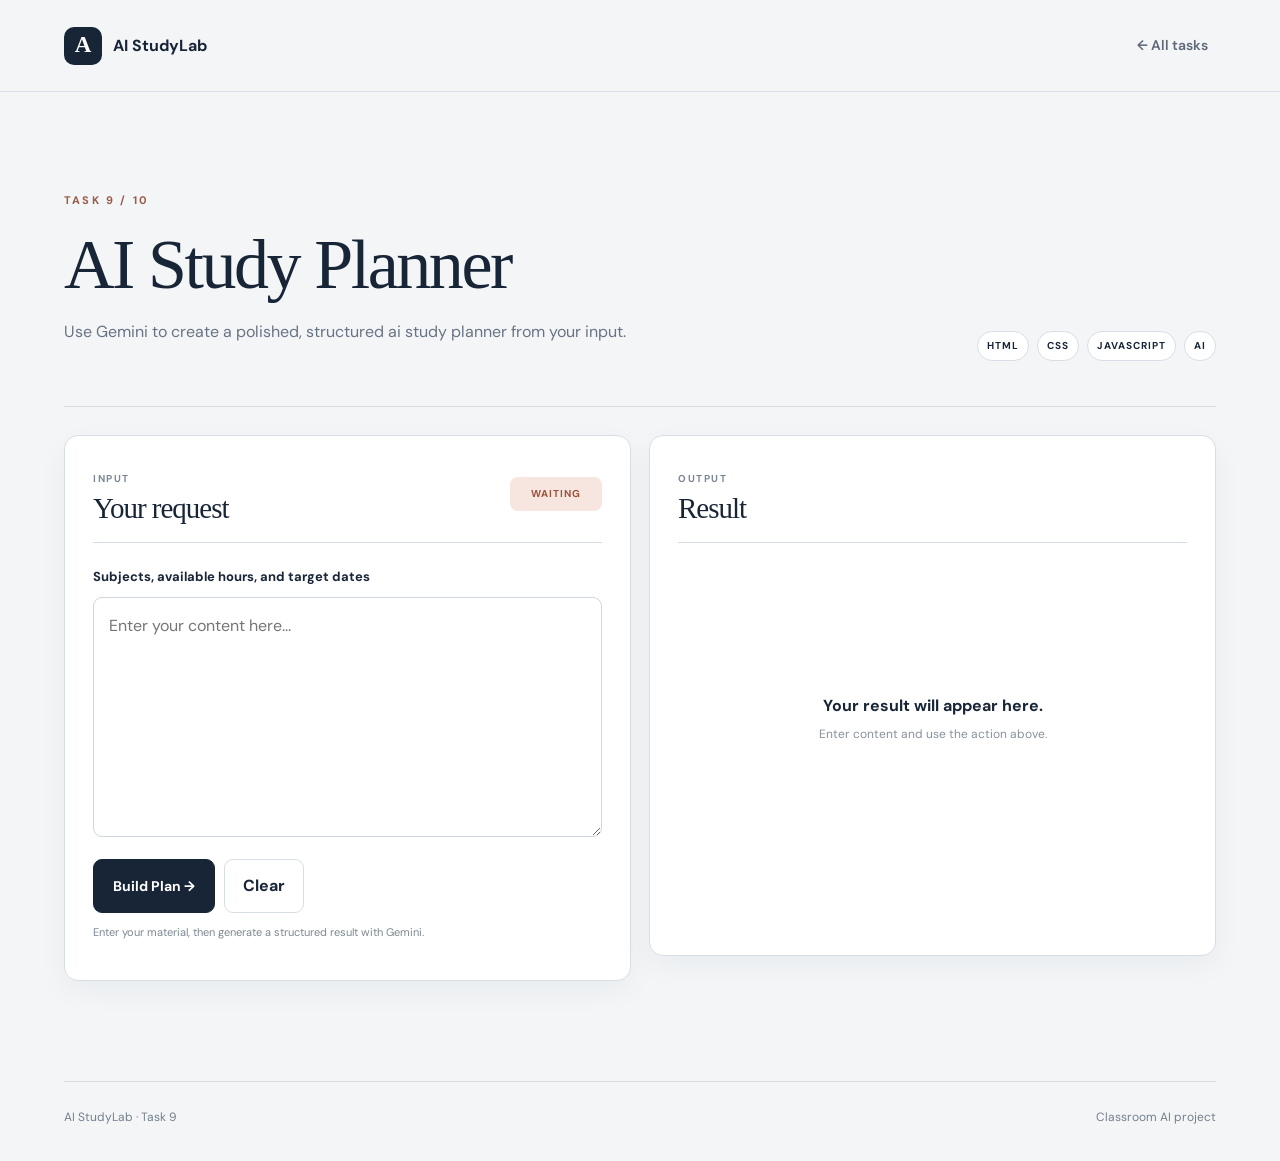
<file: pages/task-9.html>
<!doctype html>
<html lang="en">

<head>
  <meta charset="UTF-8">
  <meta name="viewport"
    content="width=device-width,initial-scale=1">
  <title>Task 9 — Study
    Planner</title>
  <link rel="preconnect"
    href="https://fonts.googleapis.com">
  <link rel="preconnect"
    href="https://fonts.gstatic.com"
    crossorigin>
  <link
    href="https://fonts.googleapis.com/css2?family=DM+Sans:wght@400;500;600;700&display=swap"
    rel="stylesheet">
  <link rel="stylesheet"
    href="../css/global.css">
  <link rel="stylesheet"
    href="../css/task.css">
</head>

<body data-task="9">
  <header class="site-header">
    <a class="brand"
      href="../index.html"><span
        class="brand-mark">A</span>
      AI StudyLab</a><a
      class="back"
      href="../index.html">←
      All tasks</a></header>
  <main
    class="task-shell wrap">
    <section
      class="task-hero">
      <div>
        <p class="eyebrow">
          TASK 9 / 10</p>
        <h1>AI Study Planner
        </h1>
        <p>Use Gemini to
          create a polished,
          structured ai study
          planner from your
          input.</p>
      </div>
      <div class="meta">
        <span>HTML</span><span>CSS</span><span>JAVASCRIPT</span><span>AI</span>
      </div>
    </section>
    <section
      class="workspace">
      <div class="panel">
        <div
          class="panel-head">
          <div><span
              class="label">INPUT</span>
            <h2>Your request
            </h2>
          </div><span
            class="status"
            id="outputStatus">WAITING</span>
        </div><label
          for="taskInput">Subjects,
          available hours, and
          target
          dates</label><textarea
          id="taskInput"
          placeholder="Enter your content here..."></textarea>
        <div class="actions">
          <button class="btn"
            id="runTask"
            type="button">Build
            Plan
            →</button><button
            class="quiet"
            id="clearTask"
            type="button">Clear</button>
        </div>
        <p class="helper">
          Enter your material,
          then generate a
          structured result
          with Gemini.</p>
      </div>
      <div class="panel">
        <div
          class="panel-head">
          <div><span
              class="label">OUTPUT</span>
            <h2>Result</h2>
          </div>
        </div>
        <div id="output"
          class="result">
          <div
            class="empty-state">
            <strong>Your
              result will
              appear
              here.</strong><span>Enter
              content and use
              the action
              above.</span>
          </div>
        </div>
      </div>
    </section>
  </main>
  <footer class="wrap footer">
    <span>AI StudyLab · Task
      9</span><span>Classroom
      AI project</span>
  </footer>
  <script
    src="../js/gemini.js"></script>
  <script
    src="../js/task-engine.js"></script>
</body>

</html>
</file>
<file: css/global.css>
:root {
  --paper: #f3f5f7;
  --surface: #ffffff;
  --ink: #182536;
  --muted: #687483;
  --line: #d8dee6;
  --accent: #c96b4b;
  --accent-dark: #a94f36;
  --soft: #f7e6df;
  --shadow: 0 18px 50px rgba(24, 37, 54, .09)
}

* {
  box-sizing: border-box
}

html {
  scroll-behavior: smooth
}

body {
  margin: 0;
  background: var(--paper);
  color: var(--ink);
  font-family: "DM Sans", Arial, sans-serif;
  line-height: 1.6
}

a {
  text-decoration: none;
  color: inherit
}

button, input, textarea, select {
  font: inherit
}

.wrap {
  width: min(1180px, 90vw);
  margin: auto
}

.site-header {
  height: 92px;
  border-bottom: 1px solid var(--line);
  display: flex;
  align-items: center;
  justify-content: space-between;
  padding: 0 max(5vw, 32px);
  position: sticky;
  top: 0;
  z-index: 10;
  background: rgba(243, 245, 247, .94);
  backdrop-filter: blur(10px)
}

.brand {
  display: flex;
  align-items: center;
  gap: 11px;
  font-weight: 700
}

.brand-mark {
  width: 38px;
  height: 38px;
  border-radius: 10px;
  background: var(--ink);
  color: #fff;
  display: grid;
  place-items: center;
  font-family: Georgia, serif;
  font-size: 23px
}

.site-header nav {
  display: flex;
  gap: 28px;
  font-size: 14px;
  font-weight: 600;
  color: #536171
}

.site-header nav a:hover, .back:hover {
  color: var(--accent-dark)
}

.eyebrow {
  margin: 0 0 18px;
  font-size: 11px;
  letter-spacing: .2em;
  font-weight: 700;
  color: #9b5b48
}

h1, h2, h3 {
  font-family: Georgia, "Times New Roman", serif;
  font-weight: 500;
  letter-spacing: -.035em;
  line-height: 1.05
}

h1 {
  font-size: clamp(48px, 6.4vw, 84px);
  margin: 0 0 25px
}

h2 {
  font-size: clamp(38px, 4.5vw, 60px)
}

h3 {
  font-size: 29px
}

em {
  font-style: normal;
  color: var(--accent-dark)
}

.lead {
  max-width: 600px;
  color: var(--muted);
  font-size: 17px;
  line-height: 1.8;
  margin-bottom: 32px
}

.btn {
  display: inline-flex;
  align-items: center;
  gap: 20px;
  padding: 14px 19px;
  border-radius: 9px;
  background: var(--ink);
  color: #fff;
  font-weight: 700;
  font-size: 14px;
  border: 1px solid var(--ink);
  cursor: pointer
}

.btn:hover {
  transform: translateY(-2px);
  box-shadow: 0 10px 24px rgba(24, 37, 54, .16)
}

.footer {
  border-top: 1px solid var(--line);
  padding: 26px 0 34px;
  color: #74808d;
  font-size: 12px;
  display: flex;
  justify-content: space-between
}

@media(max-width:700px) {
  .site-header {
    height: 74px;
    padding: 0 20px
  }

  .site-header nav {
    gap: 15px
  }

  .wrap {
    width: 92vw
  }

  .footer {
    display: block
  }

  .footer span {
    display: block;
    margin-top: 5px
  }
}

.api-settings {
  position: relative;
  margin-left: auto
}

.api-trigger {
  border: 1px solid var(--line);
  background: #fff;
  color: var(--ink);
  border-radius: 8px;
  padding: 9px 12px;
  font-size: 12px;
  font-weight: 700;
  cursor: pointer
}

.api-trigger:hover {
  border-color: #c67a63
}

.api-popover {
  display: none;
  position: absolute;
  right: 0;
  top: 46px;
  width: 310px;
  padding: 16px;
  background: #fff;
  border: 1px solid var(--line);
  border-radius: 12px;
  box-shadow: 0 18px 40px rgba(24, 37, 54, .14);
  z-index: 50
}

.api-popover.open {
  display: block
}

.api-title {
  font-weight: 700;
  margin-bottom: 4px
}

.api-popover p {
  font-size: 11px;
  color: var(--muted);
  margin: 0 0 12px
}

.api-row {
  display: flex;
  gap: 7px
}

.api-row input {
  min-width: 0;
  flex: 1;
  border: 1px solid var(--line);
  border-radius: 7px;
  padding: 9px;
  font-size: 12px
}

.api-row button {
  border: 0;
  background: var(--ink);
  color: #fff;
  border-radius: 7px;
  padding: 0 12px;
  font-weight: 700
}

.api-popover a, .api-clear {
  display: block;
  margin-top: 10px;
  font-size: 11px;
  color: #a94f36;
  background: none;
  border: 0;
  padding: 0;
  cursor: pointer
}

.api-popover a {
  margin-top: 12px
}

@media(max-width:700px) {
  .api-popover {
    right: -5px;
    width: min(310px, 88vw)
  }
}

.rich-text {
  font-size: 14px;
  line-height: 1.75
}

.rich-text h2, .rich-text h3, .rich-text h4 {
  font-family: Georgia, serif;
  color: var(--ink);
  margin: 15px 0 7px
}

.result-card, .plan-day {
  border: 1px solid var(--line);
  border-radius: 10px;
  padding: 16px;
  margin-bottom: 10px;
  background: #fff
}

.result-card h3, .plan-day h3 {
  font-family: Georgia, serif;
  margin: 4px 0 8px;
  font-size: 22px
}

.result-card small {
  color: var(--accent-dark);
  font-weight: 700;
  letter-spacing: .1em
}

.result-card li {
  font-size: 13px;
  margin: 5px 0
}

.mindmap section {
  border-left: 3px solid var(--accent);
  padding: 10px 0 10px 16px;
  margin: 12px 0
}

.mindmap h3 {
  font-family: Georgia, serif
}

.quiz-q {
  border-bottom: 1px solid var(--line);
  padding: 12px 0
}

.quiz-q>div {
  display: grid;
  grid-template-columns: 1fr 1fr;
  gap: 7px;
  margin: 10px 0
}

.quiz-q button {
  background: #fff;
  border: 1px solid var(--line);
  padding: 9px;
  text-align: left;
  border-radius: 7px;
  cursor: pointer
}

.quiz-q button:hover {
  border-color: #c67a63
}

.quiz-feedback {
  font-weight: 700
}

.quiz-feedback.correct {
  color: #3d7a58
}

.quiz-feedback.wrong {
  color: #a94f36
}

.flash-grid {
  display: grid;
  grid-template-columns: repeat(2, 1fr);
  gap: 10px
}

.flashcard {
  min-height: 130px;
  border: 1px solid var(--line);
  background: #fff;
  border-radius: 10px;
  padding: 18px;
  cursor: pointer;
  position: relative;
  font-weight: 600
}

.flashcard .backface {
  display: none
}

.flashcard.flipped {
  background: var(--soft)
}

.flashcard.flipped span:first-child {
  display: none
}

.flashcard.flipped .backface {
  display: block;
  font-weight: 500
}

.plan-day {
  background: #fff
}

.plan-day p {
  font-size: 13px;
  border-top: 1px solid #edf0f3;
  padding-top: 8px
}

@media(max-width:600px) {
  .quiz-q>div, .flash-grid {
    grid-template-columns: 1fr
  }
}

.data-table {
  width: 100%;
  border-collapse: collapse;
  font-size: 12px
}

.data-table th, .data-table td {
  border: 1px solid var(--line);
  padding: 8px;
  text-align: left
}

.data-table th {
  background: #f3f5f7
}

.error {
  color: #a94f36;
  font-size: 12px
}

.site-header {
  gap: 20px
}

.site-header .back {
  margin-left: auto;
  margin-right: 8px
}

.api-settings {
  flex: 0 0 auto
}

.api-popover {
  font-family: "DM Sans", Arial, sans-serif
}

.api-trigger {
  white-space: nowrap
}

.api-trigger:focus, .api-row input:focus {
  outline: 2px solid rgba(201, 107, 75, .2);
  outline-offset: 2px
}

#aiLoading {
  position: fixed;
  inset: 0;
  z-index: 9999;
  display: flex;
  align-items: center;
  justify-content: center;
  background: rgba(24, 37, 54, .34);
  backdrop-filter: blur(3px);
  opacity: 0;
  pointer-events: none;
  transition: opacity .2s
}

#aiLoading.show {
  opacity: 1;
  pointer-events: auto
}

.ai-loader-card {
  min-width: 230px;
  padding: 24px 28px;
  border: 1px solid rgba(255, 255, 255, .7);
  border-radius: 14px;
  background: #fff;
  box-shadow: 0 24px 70px rgba(24, 37, 54, .22);
  display: flex;
  flex-direction: column;
  align-items: center;
  gap: 8px;
  color: var(--ink)
}

.ai-loader-card strong {
  font-size: 15px
}

.ai-loader-card span {
  font-size: 12px;
  color: var(--muted)
}

.ai-spinner {
  width: 30px;
  height: 30px;
  border: 3px solid #e6d6d0;
  border-top-color: var(--accent);
  border-radius: 50%;
  animation: aiSpin .8s linear infinite;
  margin-bottom: 4px
}

@keyframes aiSpin {
  to {
    transform: rotate(360deg)
  }
}

button:disabled {
  opacity: .65;
  cursor: wait
}
</file>
<file: css/home.css>
.hero {
  min-height: 650px;
  display: grid;
  grid-template-columns: 1.05fr .95fr;
  align-items: center;
  gap: 70px;
  border-bottom: 1px solid var(--line)
}

.note-card {
  width: min(430px, 100%);
  aspect-ratio: 1.08;
  border: 1px solid #d3d9e0;
  background: var(--surface);
  padding: 28px;
  box-shadow: var(--shadow);
  transform: rotate(1deg);
  display: flex;
  flex-direction: column;
  justify-content: space-between
}

.note-card small {
  font-size: 10px;
  letter-spacing: .14em;
  font-weight: 700;
  color: #7c8794
}

.note-card strong {
  font-family: Georgia, serif;
  font-size: 28px;
  font-weight: 500
}

.tasks {
  padding: 110px 0
}

.heading {
  display: flex;
  justify-content: space-between;
  gap: 50px;
  align-items: end;
  margin-bottom: 46px
}

.muted {
  max-width: 400px;
  color: var(--muted);
  font-size: 14px
}

.grid {
  display: grid;
  grid-template-columns: repeat(2, 1fr);
  gap: 14px
}

.card {
  position: relative;
  min-height: 210px;
  padding: 27px 30px;
  background: rgba(255, 255, 255, .72);
  border: 1px solid var(--line);
  border-radius: 14px;
  transition: .25s
}

.card:hover {
  background: #fff;
  border-color: #c9d1da;
  transform: translateY(-4px);
  box-shadow: var(--shadow)
}

.card b {
  font-size: 11px;
  letter-spacing: .15em;
  color: #8b96a3
}

.card h3 {
  margin: 34px 0 10px
}

.card p {
  color: var(--muted);
  font-size: 14px;
  max-width: 390px
}

.card span {
  position: absolute;
  right: 27px;
  top: 25px;
  color: var(--accent);
  font-size: 22px
}

.about {
  margin-bottom: 100px;
  background: var(--ink);
  color: #f4f6f8;
  padding: 50px;
  border-radius: 14px
}

.about .eyebrow {
  color: #e0a08c
}

.flow {
  font-family: Georgia, serif;
  font-size: clamp(22px, 3vw, 38px)
}

@media(max-width:800px) {
  .hero {
    grid-template-columns: 1fr;
    gap: 20px;
    padding: 35px 0 60px
  }

  .note-card {
    margin-bottom: 20px
  }

  .heading {
    display: block
  }

  .grid {
    grid-template-columns: 1fr
  }

  .about {
    padding: 32px
  }
}
</file>
<file: css/task.css>
.task-shell {
  padding: 70px 0 100px
}

.back {
  font-size: 14px;
  font-weight: 600;
  color: #5d6977
}

.task-hero {
  display: flex;
  justify-content: space-between;
  align-items: end;
  gap: 40px;
  padding: 30px 0 45px;
  border-bottom: 1px solid var(--line)
}

.task-hero h1 {
  font-size: clamp(45px, 5.5vw, 70px);
  margin-bottom: 18px
}

.task-hero p:not(.eyebrow) {
  max-width: 650px;
  color: var(--muted)
}

.meta {
  display: flex;
  gap: 8px;
  flex-wrap: wrap
}

.meta span {
  border: 1px solid var(--line);
  padding: 6px 9px;
  border-radius: 99px;
  font-size: 10px;
  font-weight: 700;
  letter-spacing: .1em;
  background: #fff
}

.workspace {
  display: grid;
  grid-template-columns: minmax(0, 1fr) minmax(0, 1fr);
  gap: 18px;
  padding-top: 28px;
  align-items: start
}

.panel {
  background: var(--surface);
  border: 1px solid var(--line);
  border-radius: 14px;
  padding: 28px;
  min-height: 500px;
  box-shadow: 0 10px 30px rgba(24, 37, 54, .045);
  min-width: 0
}

.panel-head {
  display: flex;
  justify-content: space-between;
  align-items: center;
  border-bottom: 1px solid var(--line);
  padding-bottom: 18px;
  margin-bottom: 24px;
  gap: 16px
}

.panel-head h2 {
  font-size: 29px;
  margin: 4px 0 0
}

.label {
  font-size: 10px;
  font-weight: 700;
  letter-spacing: .16em;
  color: #7b8794
}

.status {
  display: inline-flex !important;
  align-items: center;
  justify-content: center;
  width: auto !important;
  min-width: 92px;
  height: 34px;
  min-height: 34px;
  padding: 0 12px !important;
  border-radius: 8px !important;
  background: var(--soft);
  color: #9b513b;
  font-size: 10px;
  font-weight: 700;
  letter-spacing: .1em;
  white-space: nowrap
}

.status[data-state="working"] {
  background: #e9edf2;
  color: #536171
}

.status[data-state="error"] {
  background: #f7ddd5;
  color: #9b3f2b
}

.status[data-state="ready"] {
  background: var(--soft);
  color: #9b513b
}

label {
  display: block;
  font-size: 13px;
  font-weight: 700;
  margin-bottom: 9px
}

textarea {
  width: 100%;
  resize: vertical;
  min-height: 240px;
  border: 1px solid #cfd6de;
  border-radius: 9px;
  background: #fff;
  padding: 15px;
  outline: none;
  color: var(--ink)
}

textarea:focus {
  border-color: #c67a63;
  box-shadow: 0 0 0 3px rgba(201, 107, 75, .11)
}

.actions {
  display: flex;
  gap: 9px;
  margin-top: 15px;
  flex-wrap: wrap
}

.quiet {
  background: transparent;
  color: var(--ink);
  border: 1px solid var(--line);
  padding: 13px 18px;
  border-radius: 9px;
  font-weight: 700;
  cursor: pointer
}

.quiet:hover {
  background: #f0f2f5
}

.helper {
  font-size: 11px;
  color: #7b8791
}

.result {
  min-height: 360px;
  max-height: 680px;
  overflow: auto;
  display: block;
  text-align: left;
  color: var(--ink);
  padding: 2px 4px
}

.result.is-empty {
  min-height: 360px;
  display: grid;
  place-items: center;
  align-content: center;
  text-align: center;
  color: #87919d
}

.result .mark {
  font-family: Georgia, serif;
  font-size: 42px;
  color: #c48b78;
  text-align: center
}

.result p {
  font-weight: 500;
  color: inherit;
  margin: 8px 0
}

.result small {
  font-size: 12px;
  color: #7b8791
}

.rich-text {
  font-size: 14px;
  line-height: 1.75;
  color: var(--ink)
}

.rich-text h1,
.rich-text h2,
.rich-text h3,
.rich-text h4 {
  font-family: Georgia, serif;
  color: var(--ink);
  margin: 22px 0 8px;
  line-height: 1.2
}

.rich-text h1 {
  font-size: 30px
}

.rich-text h2 {
  font-size: 26px
}

.rich-text h3 {
  font-size: 22px
}

.rich-text h4 {
  font-size: 18px;
  color: var(--accent-dark)
}

.rich-text ul {
  padding-left: 22px;
  margin: 8px 0 16px
}

.rich-text li {
  margin: 5px 0
}

.rich-text strong {
  color: var(--ink)
}

.result-card,
.plan-day {
  border: 1px solid var(--line);
  border-radius: 10px;
  padding: 16px;
  margin-bottom: 10px;
  background: #fff
}

.result-card h3,
.plan-day h3 {
  font-family: Georgia, serif;
  margin: 4px 0 8px;
  font-size: 22px
}

.result-card small {
  color: var(--accent-dark);
  font-weight: 700;
  letter-spacing: .1em
}

.result-card li {
  font-size: 13px;
  margin: 5px 0
}

.slide-card {
  min-height: 280px;
  padding: 28px
}

.quiz-q {
  border-bottom: 1px solid var(--line);
  padding: 16px 0
}

.quiz-q>div {
  display: grid;
  grid-template-columns: 1fr 1fr;
  gap: 8px;
  margin: 12px 0
}

.quiz-q button {
  background: #fff;
  border: 1px solid var(--line);
  padding: 11px;
  text-align: left;
  border-radius: 7px;
  cursor: pointer
}

.quiz-q button:hover {
  border-color: #c67a63
}

.quiz-q button.selected {
  border-color: var(--accent);
  background: var(--soft)
}

.quiz-feedback {
  font-weight: 700
}

.quiz-feedback.correct {
  color: #3d7a58
}

.quiz-feedback.wrong {
  color: #a94f36
}

.flash-grid {
  display: grid;
  grid-template-columns: repeat(2, minmax(0, 1fr));
  gap: 10px
}

.flashcard {
  min-height: 150px;
  border: 1px solid var(--line);
  background: #fff;
  border-radius: 10px;
  padding: 18px;
  cursor: pointer;
  position: relative;
  font-weight: 600;
  text-align: left
}

.flashcard .backface {
  display: none
}

.flashcard.flipped {
  background: var(--soft)
}

.flashcard.flipped span:first-child {
  display: none
}

.flashcard.flipped .backface {
  display: block;
  font-weight: 500
}

.plan-day {
  background: #fff
}

.plan-day p {
  font-size: 13px;
  border-top: 1px solid #edf0f3;
  padding-top: 8px
}

.mindmap section {
  border-left: 3px solid var(--accent);
  padding: 10px 0 10px 16px;
  margin: 12px 0
}

.mindmap h3 {
  font-family: Georgia, serif
}

.data-table {
  width: 100%;
  border-collapse: collapse;
  font-size: 12px
}

.data-table th,
.data-table td {
  border: 1px solid var(--line);
  padding: 8px;
  text-align: left
}

.data-table th {
  background: #f3f5f7
}

.error {
  color: #a94f36;
  font-size: 12px
}

.workspace input:not([type="file"]) {
  width: 100%;
  border: 1px solid #cfd6de;
  border-radius: 9px;
  padding: 12px;
  background: #fff;
  color: var(--ink);
  outline: none
}

.workspace input:not([type="file"]):focus {
  border-color: #c67a63;
  box-shadow: 0 0 0 3px rgba(201, 107, 75, .11)
}

@media(max-width:800px) {
  .task-shell {
    padding-top: 40px
  }

  .task-hero {
    display: block
  }

  .meta {
    margin-top: 22px
  }

  .workspace {
    grid-template-columns: 1fr
  }

  .panel {
    min-height: auto
  }
}

@media(max-width:600px) {

  .quiz-q>div,
  .flash-grid {
    grid-template-columns: 1fr
  }
}

.empty-state {
  min-height: 300px;
  display: flex;
  flex-direction: column;
  align-items: center;
  justify-content: center;
  text-align: center;
  gap: 7px;
  color: #7b8794;
  padding: 30px
}

.empty-state strong {
  font-size: 16px;
  color: var(--ink);
  font-weight: 700
}

.empty-state span {
  font-size: 12px;
  color: #87919d
}

.error-state strong {
  color: #a94f36
}

.result-actions {
  margin-top: 18px;
  padding-top: 16px;
  border-top: 1px solid var(--line)
}

.quiz-summary {
  display: flex;
  justify-content: space-between;
  align-items: center;
  padding: 12px 14px;
  border: 1px solid var(--line);
  border-radius: 9px;
  background: #f8f9fa;
  margin-bottom: 8px;
  color: var(--muted);
  font-size: 12px
}

.quiz-number,
.slide-label,
.flash-index {
  font-size: 10px;
  letter-spacing: .13em;
  font-weight: 700;
  color: var(--accent-dark)
}

.quiz-q h3 {
  font-family: Georgia, serif;
  font-size: 20px;
  line-height: 1.35;
  margin: 6px 0
}

.quiz-options {
  display: grid !important;
  grid-template-columns: 1fr 1fr;
  gap: 8px;
  margin: 12px 0
}

.quiz-explanation {
  display: block;
  margin-top: 7px
}

.mindmap-title {
  font-family: Georgia, serif;
  font-size: 30px;
  font-weight: 700;
  margin-bottom: 20px
}

.planner-summary {
  padding: 15px 16px;
  background: #f8f9fa;
  border: 1px solid var(--line);
  border-radius: 9px;
  margin-bottom: 14px;
  line-height: 1.6
}

.plan-task {
  display: grid;
  grid-template-columns: 1fr auto;
  gap: 4px 12px;
  padding: 10px 0;
  border-top: 1px solid #edf0f3
}

.plan-task span {
  font-size: 12px;
  color: var(--accent-dark);
  font-weight: 700
}

.plan-task p {
  grid-column: 1/-1;
  margin: 0;
  font-size: 13px;
  color: var(--muted)
}

.flashcard {
  display: flex;
  flex-direction: column;
  gap: 10px
}

.flashcard strong {
  font-size: 17px;
  line-height: 1.4
}

.flash-hint {
  margin-top: auto;
  font-size: 10px;
  color: #87919d;
  font-weight: 600;
  letter-spacing: .04em
}

.flashcard.flipped .flash-hint {
  display: none
}

.flashcard.flipped .backface {
  display: block
}

.flashcard .backface {
  font-weight: 500;
  line-height: 1.6
}

.flashcard.flipped strong {
  display: none
}

@media(max-width:600px) {
  .quiz-options {
    grid-template-columns: 1fr !important
  }

  .plan-task {
    grid-template-columns: 1fr
  }
}

.ppt-slide-preview {
  position: relative;
  aspect-ratio: 16/9;
  min-height: 360px;
  overflow: hidden;
  border-radius: 10px;
  background: linear-gradient(135deg, #182536 0%, #23344a 58%, #182536 100%);
  color: #fff;
  padding: 28px 30px;
  display: flex;
  flex-direction: column;
  box-shadow: 0 18px 40px rgba(24, 37, 54, .16)
}

.ppt-slide-preview:after {
  content: "";
  position: absolute;
  width: 180px;
  height: 180px;
  border: 1px solid rgba(201, 107, 75, .32);
  border-radius: 50%;
  right: -55px;
  bottom: -65px
}

.ppt-topline,
.ppt-footer {
  display: flex;
  justify-content: space-between;
  align-items: center;
  position: relative;
  z-index: 1;
  font-size: 9px;
  letter-spacing: .13em;
  font-weight: 700
}

.ppt-topline {
  color: #c96b4b
}

.ppt-content {
  position: relative;
  z-index: 1;
  flex: 1;
  display: flex;
  flex-direction: column;
  justify-content: center;
  max-width: 92%
}

.ppt-content h3 {
  font-family: Georgia, serif;
  font-size: clamp(27px, 4vw, 44px);
  line-height: 1.08;
  margin: 10px 0 20px;
  color: #fff
}

.ppt-content ul {
  margin: 0;
  padding-left: 22px
}

.ppt-content li {
  font-size: 14px;
  line-height: 1.55;
  margin: 8px 0;
  color: #e9edf2
}

.ppt-footer {
  color: #aeb8c4;
  border-top: 1px solid rgba(255, 255, 255, .12);
  padding-top: 10px
}

.export-btn {
  font-size: 12px
}

.result-actions {
  align-items: center
}

@media(max-width:600px) {
  .ppt-slide-preview {
    min-height: 280px;
    padding: 20px
  }

  .ppt-content h3 {
    font-size: 27px
  }

  .ppt-content li {
    font-size: 12px
  }
}

@media print {
  body * {
    visibility: hidden !important
  }

  .ppt-slide-preview,
  .ppt-slide-preview * {
    visibility: visible !important
  }

  .ppt-slide-preview {
    position: absolute !important;
    left: 0 !important;
    top: 0 !important;
    width: 100% !important;
    aspect-ratio: 16/9 !important;
    border-radius: 0 !important;
    box-shadow: none !important
  }

  .result-actions {
    display: none !important
  }
}

.sheet-form-section {
  border-top: 1px solid var(--line);
  margin-top: 25px;
  padding-top: 22px
}

.sheet-form-section h3 {
  font-family: Georgia, serif;
  font-size: 23px;
  margin: 5px 0 18px
}

.form-grid {
  display: grid;
  grid-template-columns: 1fr 1fr;
  gap: 14px;
  margin-bottom: 16px
}

.form-grid label {
  margin-bottom: 7px
}

.form-grid input {
  box-sizing: border-box !important
}

.record-count {
  font-size: 11px;
  font-weight: 700;
  color: var(--muted);
  white-space: nowrap
}

.table-wrap {
  overflow: auto;
  border: 1px solid var(--line);
  border-radius: 9px
}

.data-table {
  min-width: 100%;
  white-space: nowrap
}

.data-table th {
  font-size: 10px;
  letter-spacing: .08em;
  text-transform: uppercase;
  color: #667381;
  background: #f4f6f8
}

.data-table td {
  font-size: 12px
}

.sheet-insights {
  display: grid;
  grid-template-columns: repeat(3, 1fr);
  gap: 8px;
  margin-top: 12px
}

.sheet-insights div {
  padding: 11px 12px;
  border: 1px solid var(--line);
  border-radius: 8px;
  background: #f8f9fa
}

.sheet-insights span {
  display: block;
  font-size: 9px;
  letter-spacing: .08em;
  text-transform: uppercase;
  color: #7b8794;
  margin-bottom: 5px
}

.sheet-insights strong {
  font-size: 17px;
  color: var(--ink)
}

@media(max-width:600px) {

  .form-grid,
  .sheet-insights {
    grid-template-columns: 1fr
  }
}

.chat-panel {
  min-height: 620px
}

.chat {
  height: 430px;
  overflow: auto;
  border: 1px solid var(--line);
  border-radius: 11px;
  padding: 16px;
  background: #f7f8fa;
  scroll-behavior: smooth
}

.msg {
  max-width: 82%;
  padding: 12px 14px;
  border-radius: 11px;
  margin: 9px 0;
  font-size: 13px;
  line-height: 1.65;
  box-shadow: 0 2px 8px rgba(24, 37, 54, .035)
}

.msg.user {
  margin-left: auto;
  background: var(--ink);
  color: #fff;
  border-bottom-right-radius: 4px
}

.msg.ai {
  background: #fff;
  border: 1px solid var(--line);
  border-bottom-left-radius: 4px
}

.msg-role {
  font-size: 9px;
  font-weight: 800;
  letter-spacing: .12em;
  margin-bottom: 5px;
  opacity: .68
}

.chat-toolbar {
  display: flex;
  justify-content: space-between;
  align-items: center;
  margin: -8px 0 12px;
  color: var(--muted);
  font-size: 11px
}

.chat-toolbar .quiet {
  padding: 7px 11px;
  font-size: 11px
}

.chat-form {
  display: flex;
  gap: 8px;
  margin-top: 12px
}

.chat-form input {
  flex: 1;
  border: 1px solid #cfd6de;
  border-radius: 9px;
  padding: 13px;
  outline: none;
  background: #fff
}

.chat-form input:focus {
  border-color: #c67a63;
  box-shadow: 0 0 0 3px rgba(201, 107, 75, .11)
}

.chat-form button {
  flex: 0 0 auto
}

.thinking {
  opacity: .7
}

.tutor-guide {
  display: grid;
  gap: 0
}

.tutor-guide>div {
  padding: 17px 0;
  border-bottom: 1px solid var(--line);
  display: grid;
  grid-template-columns: 34px 1fr;
  column-gap: 12px
}

.tutor-guide strong {
  font-size: 10px;
  color: var(--accent-dark);
  letter-spacing: .08em
}

.tutor-guide h3 {
  margin: 0 0 3px;
  font-size: 16px
}

.tutor-guide p {
  grid-column: 2;
  margin: 0;
  color: var(--muted);
  font-size: 12px;
  line-height: 1.5
}

.session-note {
  margin-top: 24px;
  padding: 15px;
  background: #f7f8fa;
  border: 1px solid var(--line);
  border-radius: 9px
}

.session-note p {
  font-size: 12px;
  line-height: 1.6;
  color: var(--muted);
  margin: 7px 0 0
}

@media(max-width:800px) {
  .chat-panel {
    min-height: auto
  }

  .chat {
    height: 360px
  }
}

.typing-row {
  width: max-content;
  display: flex;
  align-items: center;
  gap: 4px;
  padding: 10px 13px;
  margin: 8px 0;
  background: #fff;
  border: 1px solid var(--line);
  border-radius: 11px;
  border-bottom-left-radius: 4px;
  color: #7b8794;
  font-size: 11px
}

.typing-row span {
  width: 5px;
  height: 5px;
  border-radius: 50%;
  background: #9aa4ae;
  animation: typingPulse 1.1s infinite ease-in-out
}

.typing-row span:nth-child(2) {
  animation-delay: .15s
}

.typing-row span:nth-child(3) {
  animation-delay: .3s
}

.typing-row em {
  font-style: normal;
  margin-left: 5px
}

@keyframes typingPulse {

  0%,
  60%,
  100% {
    opacity: .3;
    transform: translateY(0)
  }

  30% {
    opacity: 1;
    transform: translateY(-2px)
  }
}
</file>
